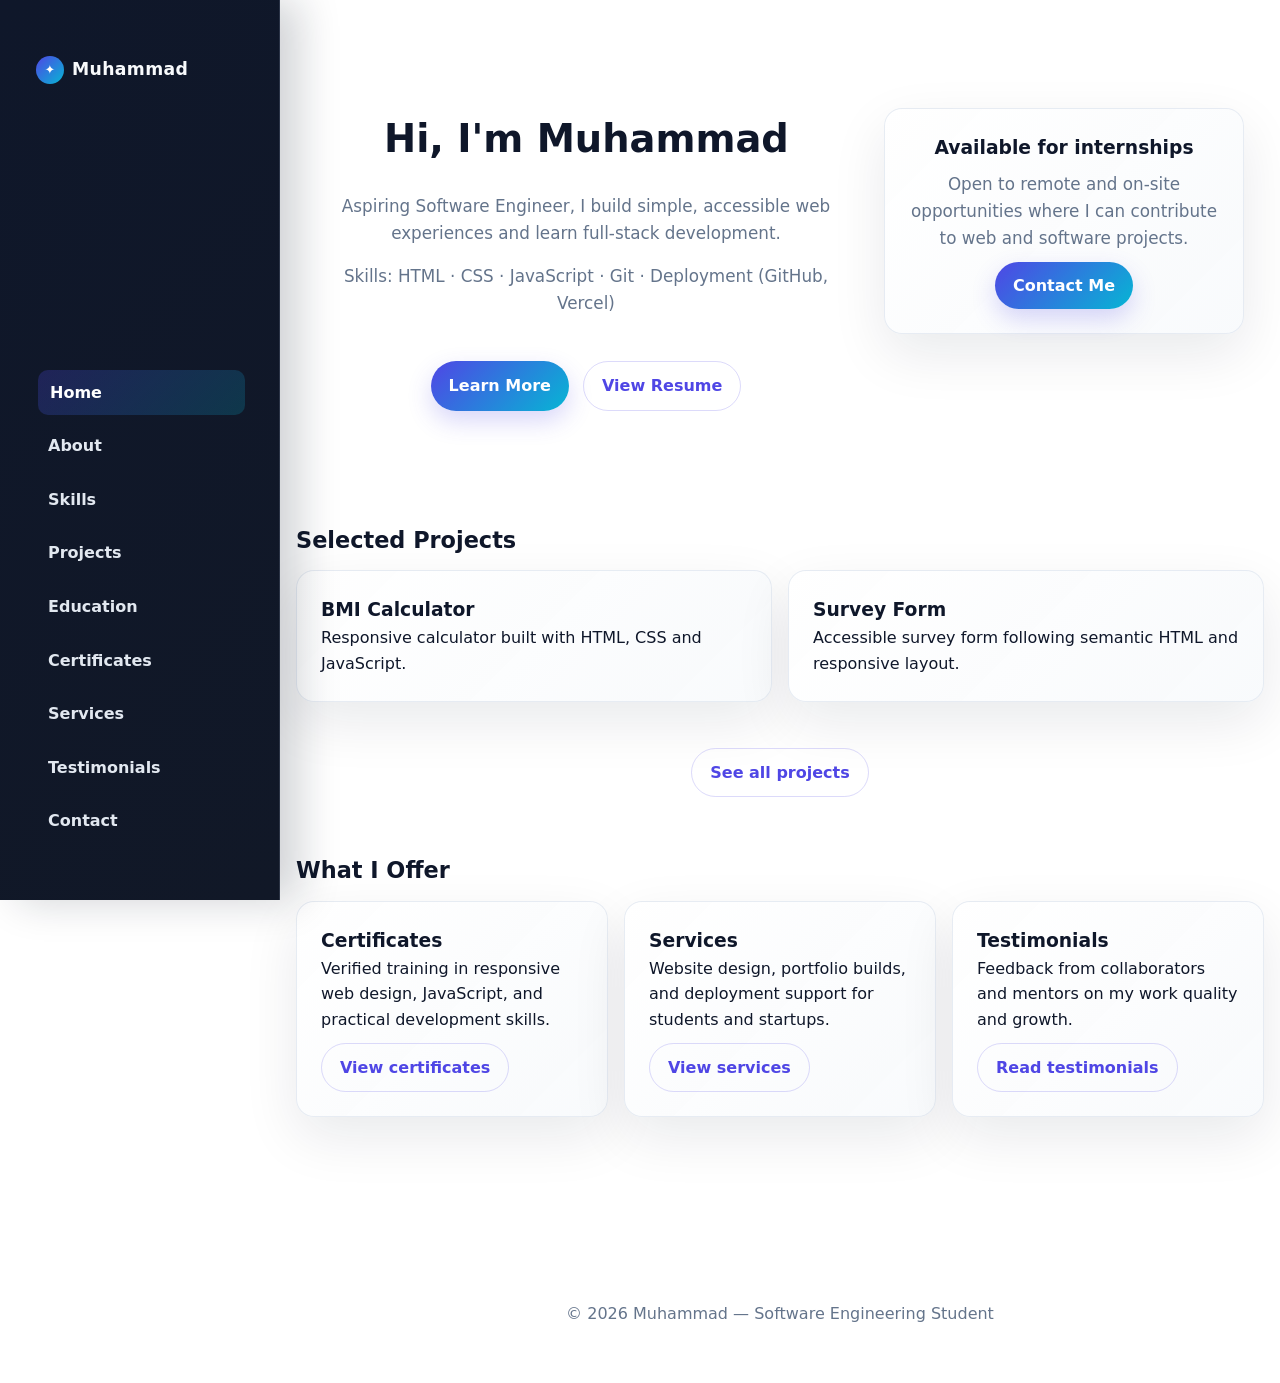
<file: index.html>
<!DOCTYPE html>
<html lang="en">
<head>
	<meta charset="utf-8">
	<meta name="viewport" content="width=device-width,initial-scale=1">
	<meta name="description" content="Muhammad — Software Engineering student. Portfolio showcasing skills, projects, and contact info.">
	<title>Muhammad — Software Engineering Student</title>
	<link rel="stylesheet" href="style.css">
	<link rel="icon" href="/favicon.ico">
	</head>
<body class="home">

<header>
	<div class="container nav-container">
		<div class="brand">
			<a href="index.html">Muhammad</a>
		</div>
		<nav>
			<a href="index.html">Home</a>
			<a href="about.html">About</a>
			<a href="skills.html">Skills</a>
			<a href="projects.html">Projects</a>
			<a href="education.html">Education</a>
			<a href="certificate.html">Certificates</a>
			<a href="services.html">Services</a>
			<a href="testimonial.html">Testimonials</a>
			<a href="contact.html">Contact</a>
		</nav>
	</div>
</header>

<main>
	<section class="hero">
		<div class="container hero-grid">
			<div class="hero-content">
				<h1>Hi, I'm Muhammad</h1>
				<p class="lead">Aspiring Software Engineer, I build simple, accessible web experiences and learn full-stack development.</p>
				<p class="muted">Skills: HTML · CSS · JavaScript · Git · Deployment (GitHub, Vercel)</p>
				<div class="hero-cta">
					<a class="btn" href="about.html">Learn More</a>
					<a class="btn outline" href="resume.html">View Resume</a>
				</div>
			</div>
			<div class="hero-card card">
				<h3>Available for internships</h3>
				<p>Open to remote and on-site opportunities where I can contribute to web and software projects.</p>
				<a class="btn" href="contact.html">Contact Me</a>
			</div>
		</div>
	</section>

	<section class="container">
		<h2 class="section-title">Selected Projects</h2>
		<div class="projects-grid">
			<div class="card">
				<h3>BMI Calculator</h3>
				<p>Responsive calculator built with HTML, CSS and JavaScript.</p>
			</div>
			<div class="card">
				<h3>Survey Form</h3>
				<p>Accessible survey form following semantic HTML and responsive layout.</p>
			</div>
		</div>
		<div style="text-align:center;margin-top:16px;"><a class="btn outline" href="projects.html">See all projects</a></div>
	</section>

	<section class="container">
		<h2 class="section-title">What I Offer</h2>
		<div class="projects-grid">
			<div class="card">
				<h3>Certificates</h3>
				<p>Verified training in responsive web design, JavaScript, and practical development skills.</p>
				<a class="btn outline" href="certificate.html">View certificates</a>
			</div>
			<div class="card">
				<h3>Services</h3>
				<p>Website design, portfolio builds, and deployment support for students and startups.</p>
				<a class="btn outline" href="services.html">View services</a>
			</div>
			<div class="card">
				<h3>Testimonials</h3>
				<p>Feedback from collaborators and mentors on my work quality and growth.</p>
				<a class="btn outline" href="testimonial.html">Read testimonials</a>
			</div>
		</div>
	</section>
</main>

<footer>
	<div class="container">
		<p>© 2026 Muhammad — Software Engineering Student</p>
	</div>
</footer>

<script src="script.js"></script>
</body>
</html>
</file>
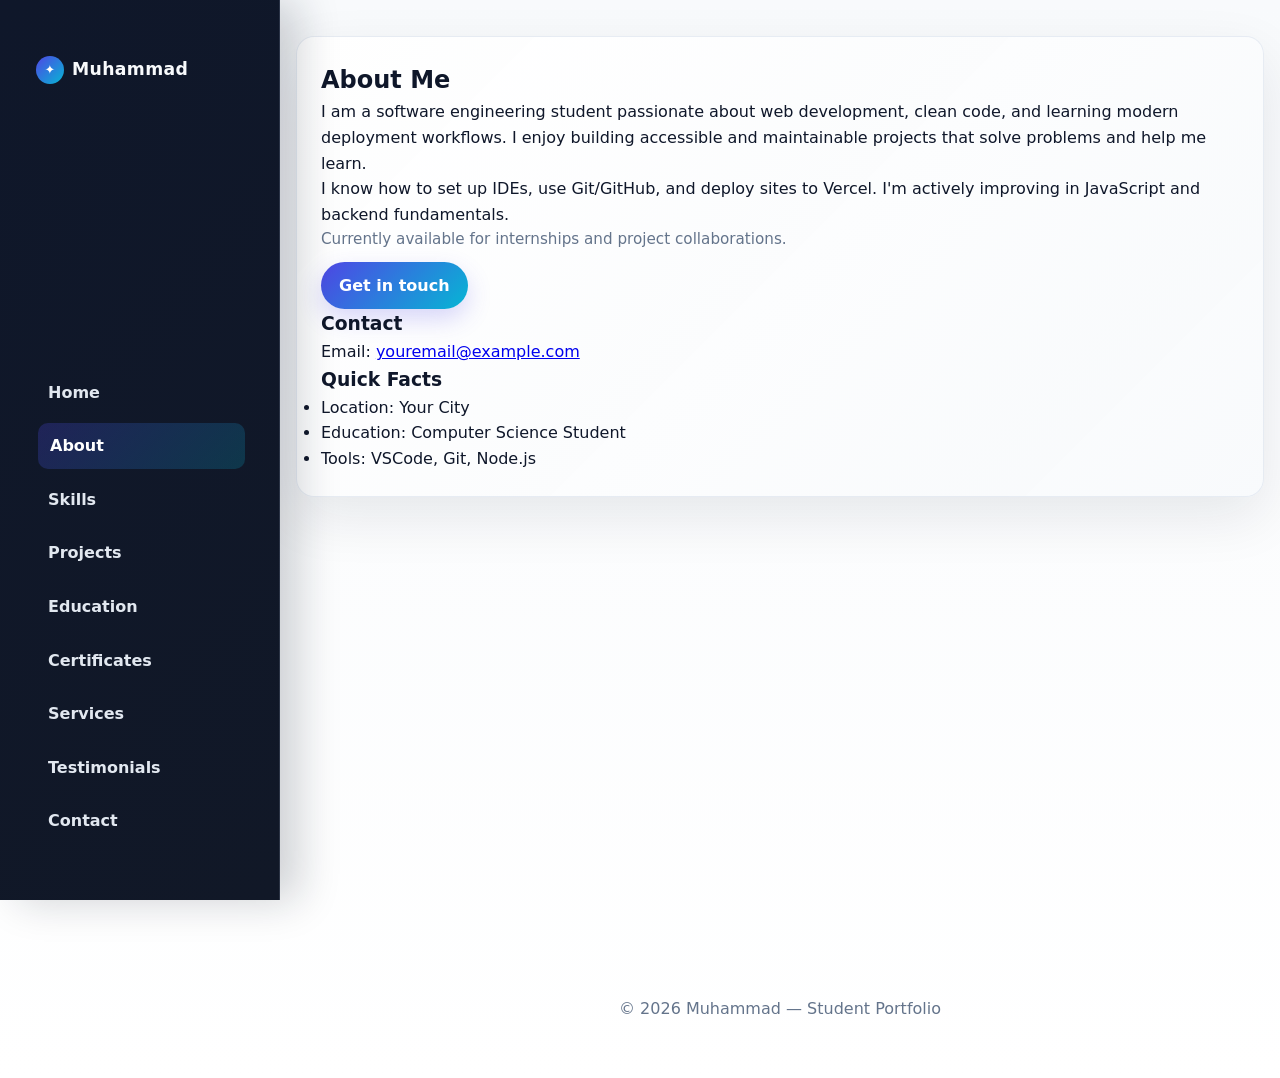
<file: about.html>
<!DOCTYPE html>
<html lang="en">
<head>
	<meta charset="utf-8">
	<meta name="viewport" content="width=device-width,initial-scale=1">
	<title>About — Muhammad</title>
	<link rel="stylesheet" href="style.css">
</head>
<body>

<header>
	<div class="container nav-container">
		<div class="brand"><a href="index.html">Muhammad</a></div>
		<nav>
			<a href="index.html">Home</a>
			<a href="about.html">About</a>
			<a href="skills.html">Skills</a>
			<a href="projects.html">Projects</a>
			<a href="education.html">Education</a>
			<a href="certificate.html">Certificates</a>
			<a href="services.html">Services</a>
			<a href="testimonial.html">Testimonials</a>
			<a href="contact.html">Contact</a>
		</nav>
	</div>
</header>

<main>
	<section class="container">
		<div class="card about-grid">
			<div>
				<h2>About Me</h2>
				<p>I am a software engineering student passionate about web development, clean code, and learning modern deployment workflows. I enjoy building accessible and maintainable projects that solve problems and help me learn.</p>
				<p>I know how to set up IDEs, use Git/GitHub, and deploy sites to Vercel. I'm actively improving in JavaScript and backend fundamentals.</p>
				<p class="muted">Currently available for internships and project collaborations.</p>
				<a class="btn" href="contact.html">Get in touch</a>
			</div>
			<div>
				<h3>Contact</h3>
				<p>Email: <a href="mailto:youremail@example.com">youremail@example.com</a></p>
				<h3>Quick Facts</h3>
				<ul>
					<li>Location: Your City</li>
					<li>Education: Computer Science Student</li>
					<li>Tools: VSCode, Git, Node.js</li>
				</ul>
			</div>
		</div>
	</section>
</main>

<footer>
	<div class="container">
		<p>© 2026 Muhammad — Student Portfolio</p>
	</div>
</footer>

<script src="script.js"></script>
</body>
</html>
</file>
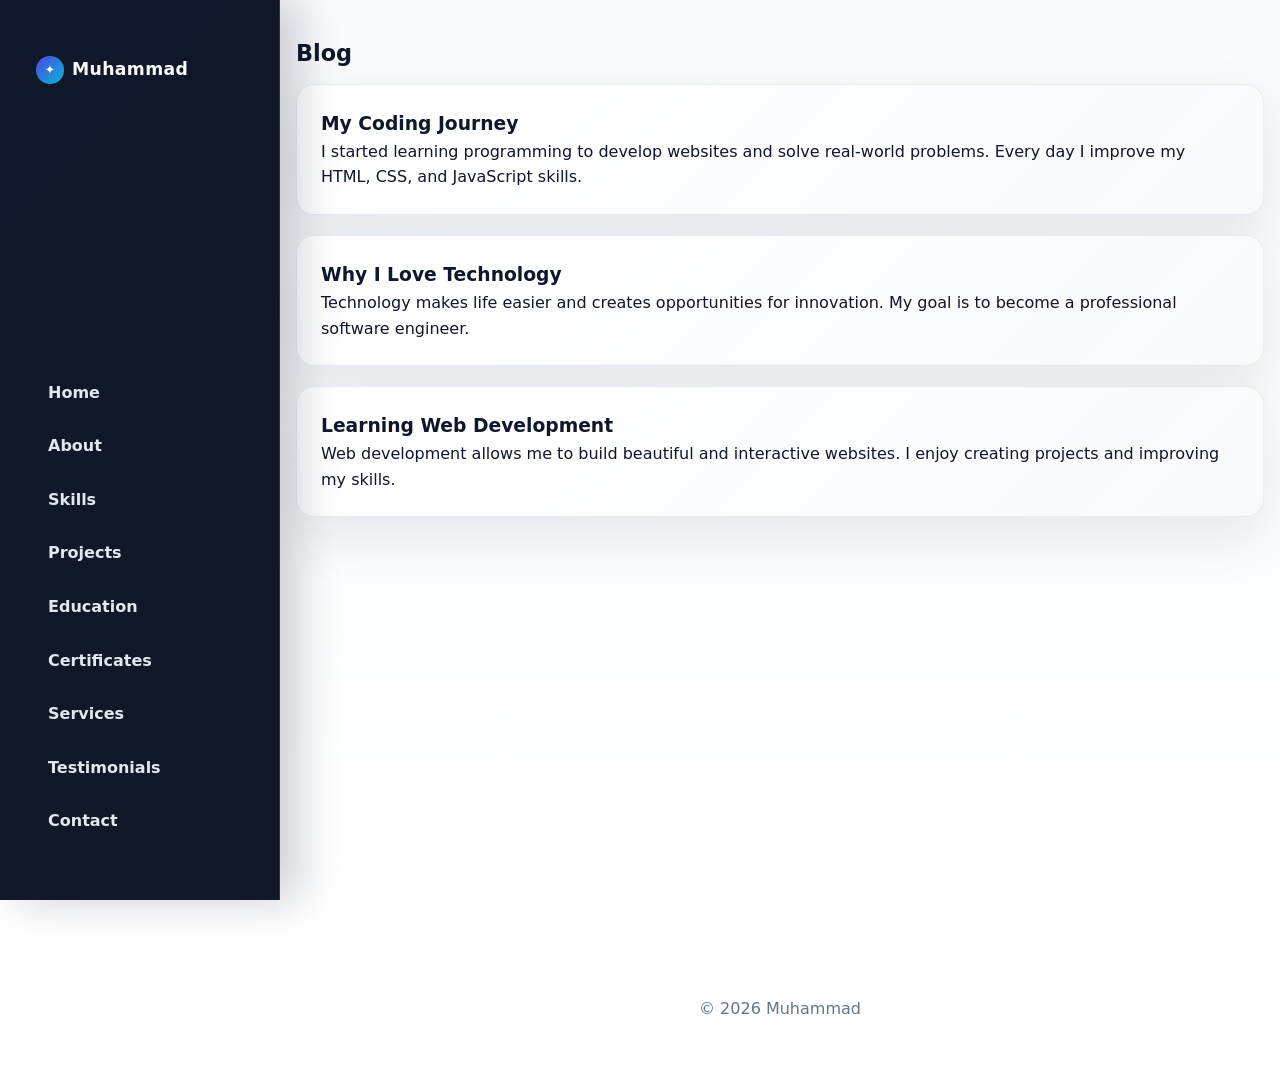
<file: blog.html>
<!DOCTYPE html>
<html lang="en">
<head>
    <meta charset="UTF-8">
    <meta name="viewport" content="width=device-width, initial-scale=1.0">
    <title>Blog — Muhammad</title>
    <link rel="stylesheet" href="style.css">
    <meta name="description" content="Blog posts about learning and projects by Muhammad.">
</head>
<body>
<header>
    <div class="container nav-container">
        <div class="brand"><a href="index.html">Muhammad</a></div>
        <nav>
            <a href="index.html">Home</a>
            <a href="about.html">About</a>
            <a href="skills.html">Skills</a>
            <a href="projects.html">Projects</a>
            <a href="education.html">Education</a>
            <a href="certificate.html">Certificates</a>
            <a href="services.html">Services</a>
            <a href="testimonial.html">Testimonials</a>
            <a href="contact.html">Contact</a>
        </nav>
    </div>
</header>

<main>
    <section class="container">
        <h2 class="section-title">Blog</h2>
        <div class="card">
            <h3>My Coding Journey</h3>
            <p>I started learning programming to develop websites and solve real-world problems. Every day I improve my HTML, CSS, and JavaScript skills.</p>
        </div>

        <div class="card">
            <h3>Why I Love Technology</h3>
            <p>Technology makes life easier and creates opportunities for innovation. My goal is to become a professional software engineer.</p>
        </div>

        <div class="card">
            <h3>Learning Web Development</h3>
            <p>Web development allows me to build beautiful and interactive websites. I enjoy creating projects and improving my skills.</p>
        </div>
    </section>
</main>

<footer>
    <div class="container">
        <p>© 2026 Muhammad</p>
    </div>
</footer>

<script src="script.js"></script>
</body>
</html>
</file>
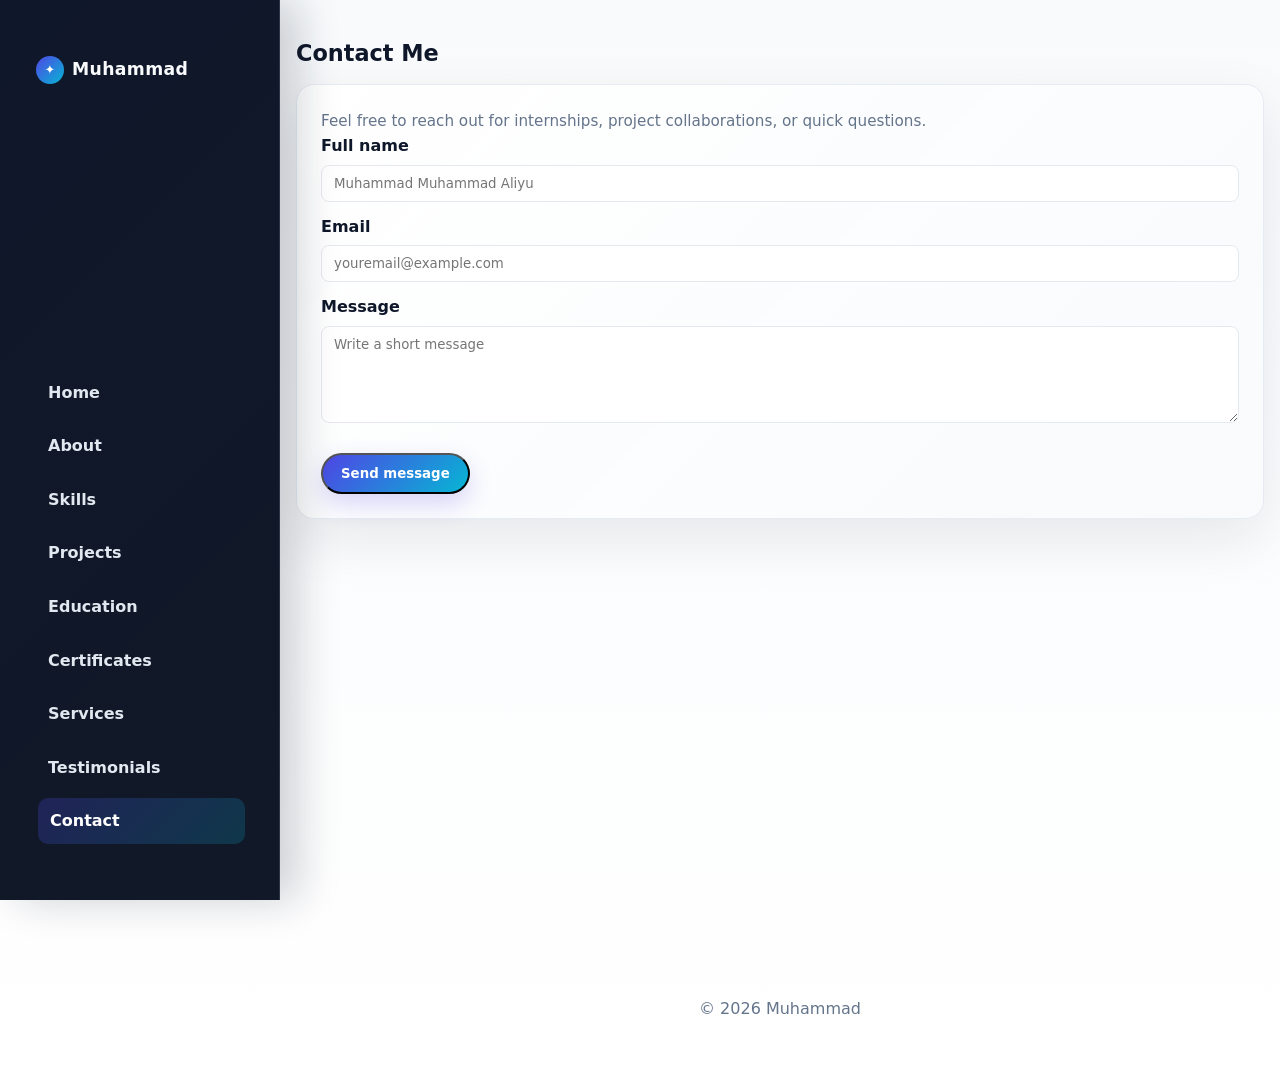
<file: contact.html>
<!DOCTYPE html>
<html lang="en">
<head>
	<meta charset="utf-8">
	<meta name="viewport" content="width=device-width,initial-scale=1">
	<title>Contact — Muhammad</title>
	<link rel="stylesheet" href="style.css">
	<meta name="description" content="Contact Muhammad for internships, collaborations, or questions about projects and deployments.">
</head>
<body>
<header>
	<div class="container nav-container">
		<div class="brand"><a href="index.html">Muhammad</a></div>
		<nav>
			<a href="index.html">Home</a>
			<a href="about.html">About</a>
			<a href="skills.html">Skills</a>
			<a href="projects.html">Projects</a>
			<a href="education.html">Education</a>
			<a href="certificate.html">Certificates</a>
			<a href="services.html">Services</a>
			<a href="testimonial.html">Testimonials</a>
			<a href="contact.html">Contact</a>
		</nav>
	</div>
</header>

<main>
	<section class="container">
		<h2 class="section-title">Contact Me</h2>
		<div class="card">
			<p class="muted">Feel free to reach out for internships, project collaborations, or quick questions.</p>
			<form action="#" method="post" aria-label="Contact form">
				<div style="margin-bottom:12px">
					<label for="name">Full name</label>
					<input id="name" name="name" type="text" placeholder="Muhammad Muhammad Aliyu" required>
				</div>

				<div style="margin-bottom:12px">
					<label for="email">Email</label>
					<input id="email" name="email" type="email" placeholder="youremail@example.com" required>
				</div>

				<div style="margin-bottom:12px">
					<label for="message">Message</label>
					<textarea id="message" name="message" rows="5" placeholder="Write a short message" required></textarea>
				</div>

				<button class="btn" type="submit">Send message</button>
			</form>
		</div>
	</section>
</main>

<footer>
	<div class="container">
		<p>© 2026 Muhammad</p>
	</div>
</footer>

<script src="script.js"></script>
</body>
</html>
</file>
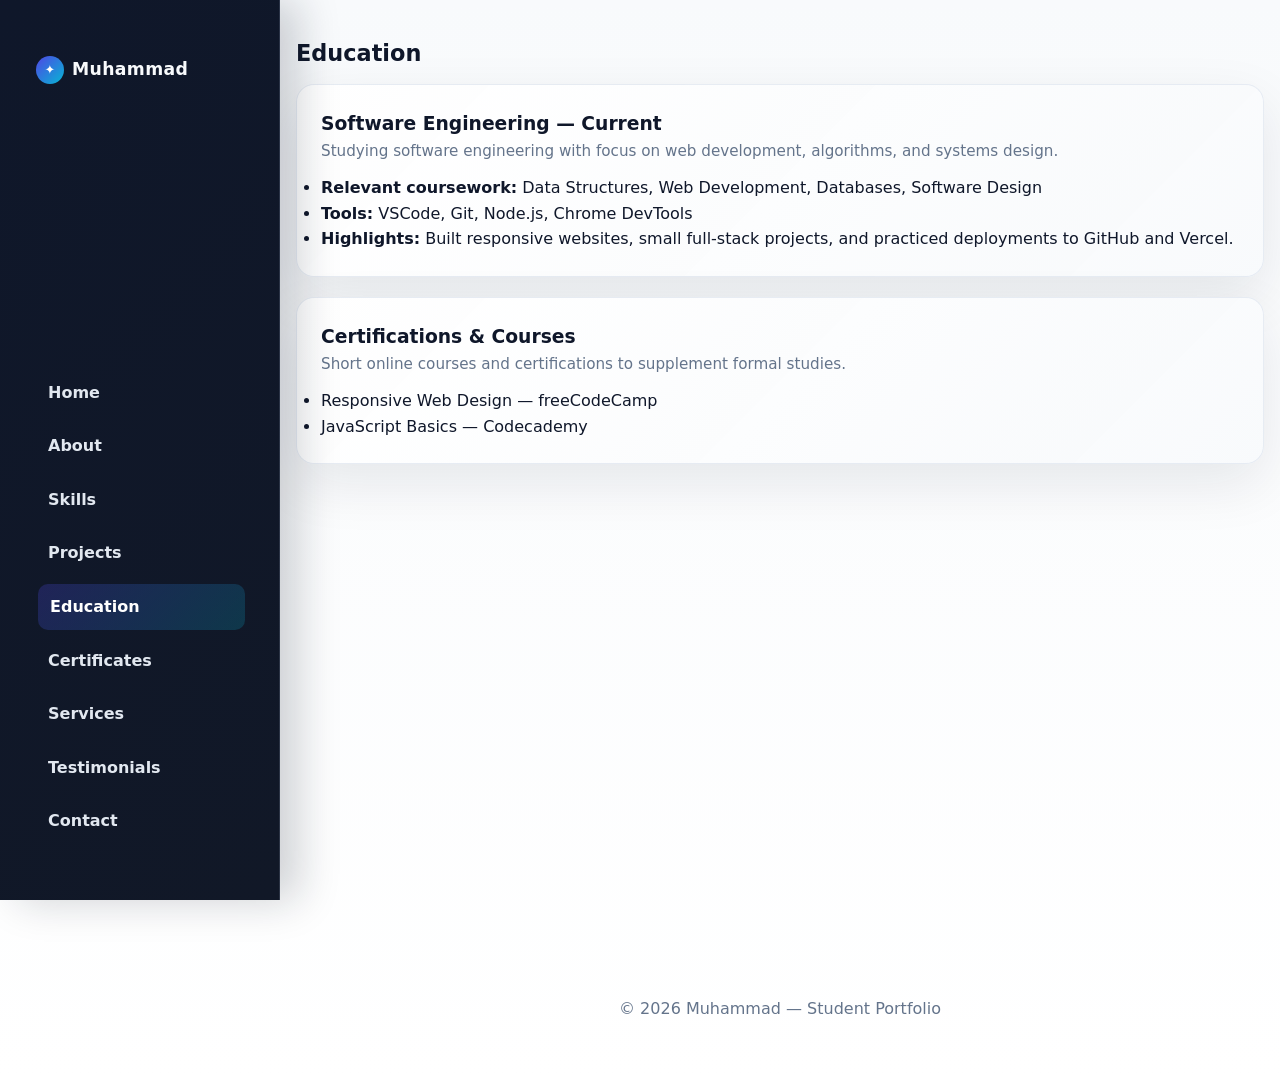
<file: education.html>
<!DOCTYPE html>
<html lang="en">
<head>
		<meta charset="utf-8">
		<meta name="viewport" content="width=device-width,initial-scale=1">
		<title>Education — Muhammad</title>
		<link rel="stylesheet" href="style.css">
		<meta name="description" content="Education and coursework for Muhammad, Software Engineering student.">
	</head>
<body>
<header>
	<div class="container nav-container">
		<div class="brand"><a href="index.html">Muhammad</a></div>
		<nav>
			<a href="index.html">Home</a>
			<a href="about.html">About</a>
			<a href="skills.html">Skills</a>
			<a href="projects.html">Projects</a>
			<a href="education.html">Education</a>
			<a href="certificate.html">Certificates</a>
			<a href="services.html">Services</a>
			<a href="testimonial.html">Testimonials</a>
			<a href="contact.html">Contact</a>
		</nav>
	</div>
</header>

<main>
	<section class="container">
		<h2 class="section-title">Education</h2>

		<div class="card">
			<h3>Software Engineering — Current</h3>
			<p class="muted">Studying software engineering with focus on web development, algorithms, and systems design.</p>
			<ul style="margin-top:12px;line-height:1.6">
				<li><strong>Relevant coursework:</strong> Data Structures, Web Development, Databases, Software Design</li>
				<li><strong>Tools:</strong> VSCode, Git, Node.js, Chrome DevTools</li>
				<li><strong>Highlights:</strong> Built responsive websites, small full-stack projects, and practiced deployments to GitHub and Vercel.</li>
			</ul>
		</div>

		<div class="card">
			<h3>Certifications & Courses</h3>
			<p class="muted">Short online courses and certifications to supplement formal studies.</p>
			<ul style="margin-top:12px;line-height:1.6">
				<li>Responsive Web Design — freeCodeCamp</li>
				<li>JavaScript Basics — Codecademy</li>
			</ul>
		</div>
	</section>
</main>

<footer>
	<div class="container">
		<p>© 2026 Muhammad — Student Portfolio</p>
	</div>
</footer>

<script src="script.js"></script>
</body>
</html>
</file>
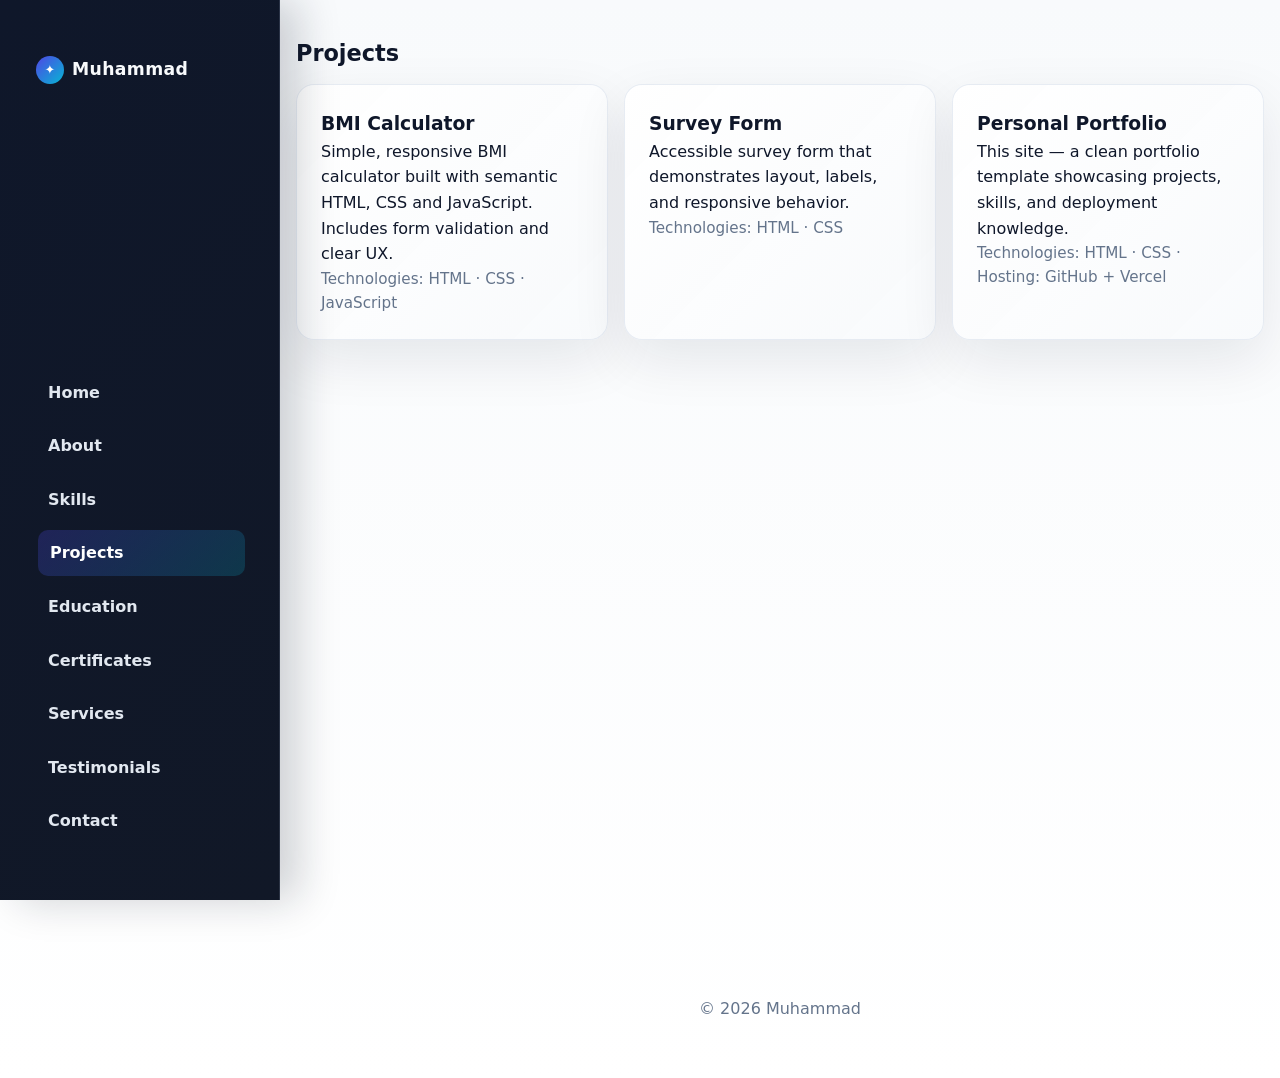
<file: projects.html>
<!DOCTYPE html>
<html lang="en">
<head>
  <meta charset="utf-8">
  <meta name="viewport" content="width=device-width,initial-scale=1">
  <title>Projects — Muhammad</title>
  <link rel="stylesheet" href="style.css">
</head>
<body>
<header>
  <div class="container nav-container">
    <div class="brand"><a href="index.html">Muhammad</a></div>
    <nav>
      <a href="index.html">Home</a>
      <a href="about.html">About</a>
      <a href="skills.html">Skills</a>
      <a href="projects.html">Projects</a>
      <a href="education.html">Education</a>
      <a href="certificate.html">Certificates</a>
      <a href="services.html">Services</a>
      <a href="testimonial.html">Testimonials</a>
      <a href="contact.html">Contact</a>
    </nav>
  </div>
</header>

<main>
  <section class="container">
    <h2 class="section-title">Projects</h2>
    <div class="projects-grid">
      <article class="card">
        <h3>BMI Calculator</h3>
        <p>Simple, responsive BMI calculator built with semantic HTML, CSS and JavaScript. Includes form validation and clear UX.</p>
        <p class="muted">Technologies: HTML · CSS · JavaScript</p>
      </article>

      <article class="card">
        <h3>Survey Form</h3>
        <p>Accessible survey form that demonstrates layout, labels, and responsive behavior.</p>
        <p class="muted">Technologies: HTML · CSS</p>
      </article>

      <article class="card">
        <h3>Personal Portfolio</h3>
        <p>This site — a clean portfolio template showcasing projects, skills, and deployment knowledge.</p>
        <p class="muted">Technologies: HTML · CSS · Hosting: GitHub + Vercel</p>
      </article>
    </div>
  </section>
</main>

<footer>
  <div class="container">
    <p>© 2026 Muhammad</p>
  </div>
</footer>

<script src="script.js"></script>
</body>
</html>
</file>
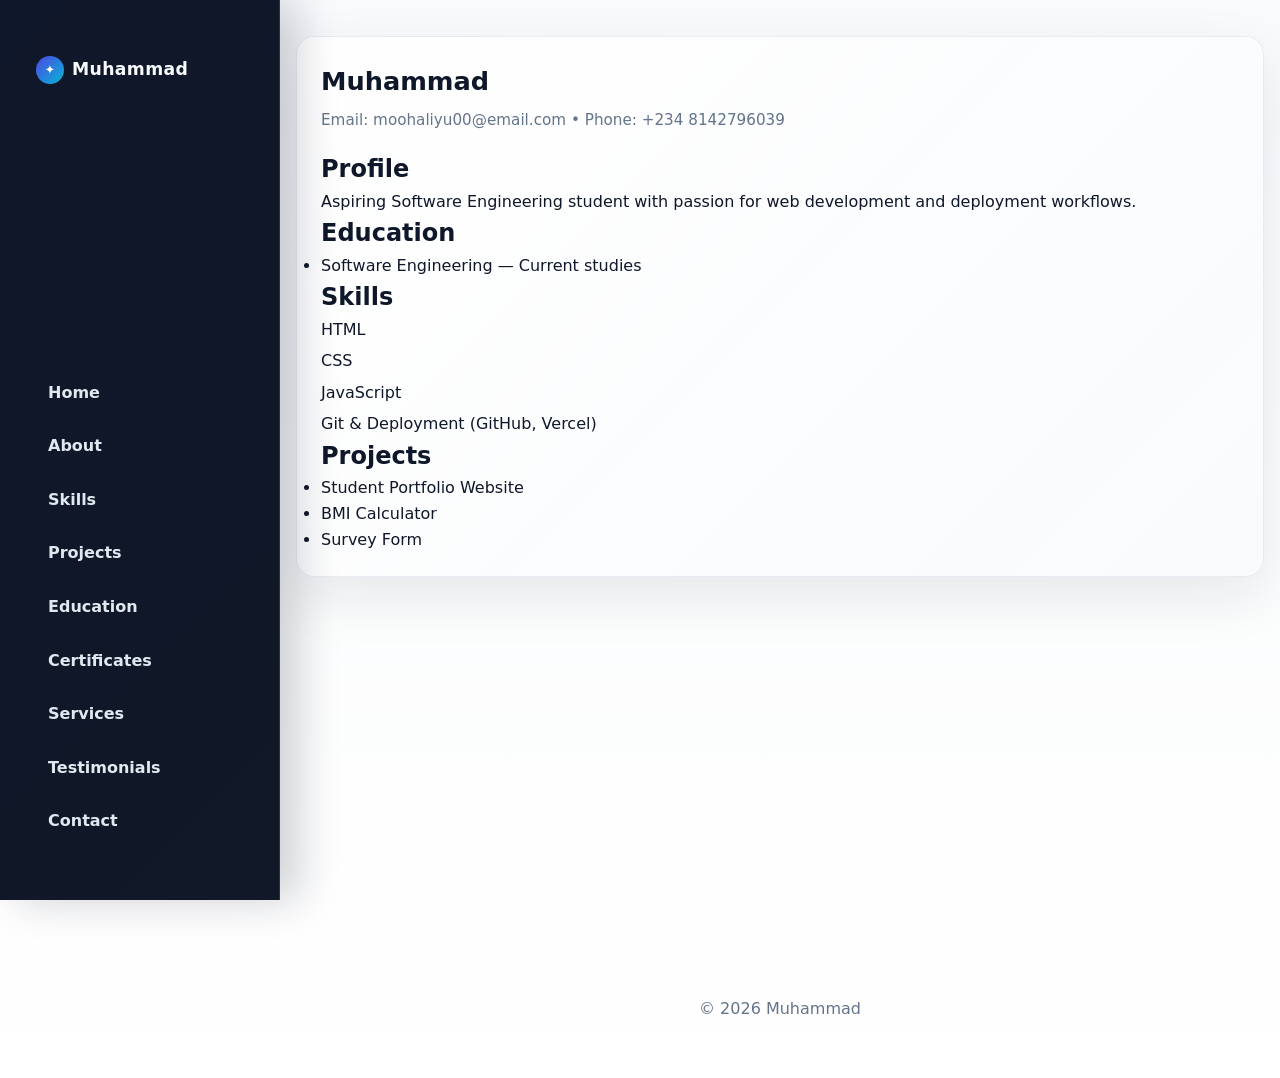
<file: resume.html>
<!DOCTYPE html>
<html lang="en">
<head>
    <meta charset="UTF-8">
    <meta name="viewport" content="width=device-width, initial-scale=1.0">
    <title>My Resume — Muhammad</title>
    <link rel="stylesheet" href="style.css">
    <meta name="description" content="Resume for Muhammad — skills, education, and projects.">
</head>
<body>
<header>
    <div class="container nav-container">
        <div class="brand"><a href="index.html">Muhammad</a></div>
        <nav>
            <a href="index.html">Home</a>
            <a href="about.html">About</a>
            <a href="skills.html">Skills</a>
            <a href="projects.html">Projects</a>
            <a href="education.html">Education</a>
            <a href="certificate.html">Certificates</a>
            <a href="services.html">Services</a>
            <a href="testimonial.html">Testimonials</a>
            <a href="contact.html">Contact</a>
        </nav>
    </div>
</header>

<main>
    <section class="container">
        <div class="card">
            <h1 style="font-size:1.6rem;margin-bottom:6px">Muhammad</h1>
            <p class="muted">Email: moohaliyu00@email.com • Phone: +234 8142796039</p>

            <h2 style="margin-top:18px">Profile</h2>
            <p>Aspiring Software Engineering student with passion for web development and deployment workflows.</p>

            <h2>Education</h2>
            <ul>
                <li>Software Engineering — Current studies</li>
            </ul>

            <h2>Skills</h2>
            <ul class="skills-list">
                <li>HTML</li>
                <li>CSS</li>
                <li>JavaScript</li>
                <li>Git & Deployment (GitHub, Vercel)</li>
            </ul>

            <h2>Projects</h2>
            <ul>
                <li>Student Portfolio Website</li>
                <li>BMI Calculator</li>
                <li>Survey Form</li>
            </ul>
        </div>
    </section>
</main>

<footer>
    <div class="container">
        <p>© 2026 Muhammad</p>
    </div>
</footer>

<script src="script.js"></script>
</body>
</html>
</file>
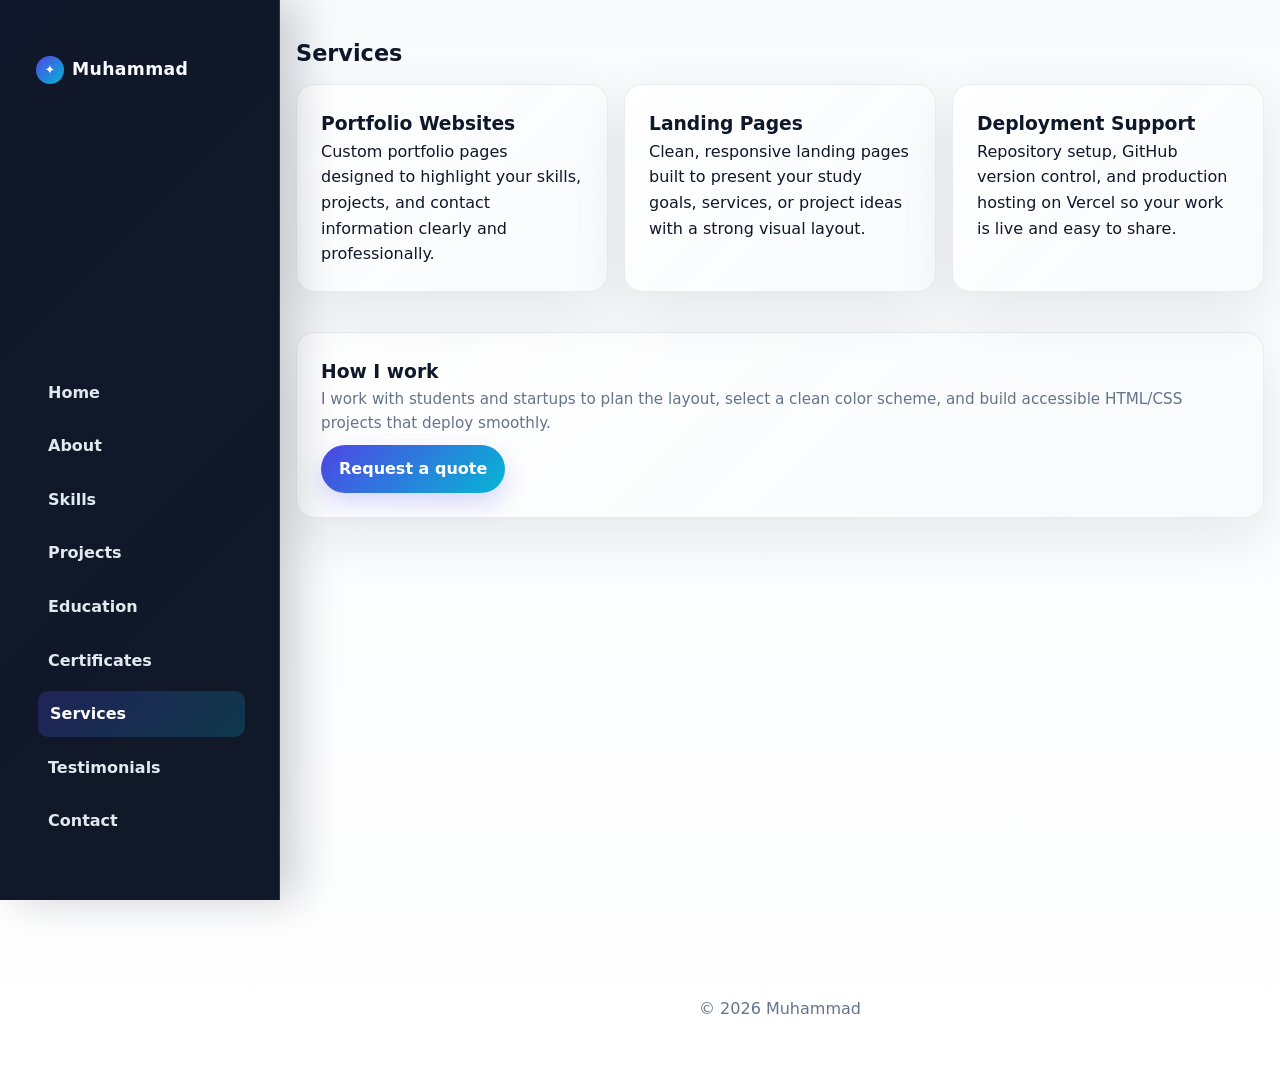
<file: services.html>
<!DOCTYPE html>
<html lang="en">
<head>
  <meta charset="UTF-8">
  <meta name="viewport" content="width=device-width, initial-scale=1.0">
  <title>Services — Muhammad</title>
  <link rel="stylesheet" href="style.css">
  <meta name="description" content="Professional services offered by Muhammad, including websites, portfolios, and deployment support.">
</head>
<body>
<header>
  <div class="container nav-container">
    <div class="brand"><a href="index.html">Muhammad</a></div>
    <nav>
      <a href="index.html">Home</a>
      <a href="about.html">About</a>
      <a href="skills.html">Skills</a>
      <a href="projects.html">Projects</a>
      <a href="education.html">Education</a>
      <a href="certificate.html">Certificates</a>
      <a href="services.html">Services</a>
      <a href="testimonial.html">Testimonials</a>
      <a href="contact.html">Contact</a>
    </nav>
  </div>
</header>
<main>
  <section class="container">
    <h2 class="section-title">Services</h2>
    <div class="projects-grid">
      <div class="card">
        <h3>Portfolio Websites</h3>
        <p>Custom portfolio pages designed to highlight your skills, projects, and contact information clearly and professionally.</p>
      </div>
      <div class="card">
        <h3>Landing Pages</h3>
        <p>Clean, responsive landing pages built to present your study goals, services, or project ideas with a strong visual layout.</p>
      </div>
      <div class="card">
        <h3>Deployment Support</h3>
        <p>Repository setup, GitHub version control, and production hosting on Vercel so your work is live and easy to share.</p>
      </div>
    </div>
    <div class="card" style="margin-top:20px;">
      <h3>How I work</h3>
      <p class="muted">I work with students and startups to plan the layout, select a clean color scheme, and build accessible HTML/CSS projects that deploy smoothly.</p>
      <a class="btn" href="contact.html">Request a quote</a>
    </div>
  </section>
</main>
<footer>
  <div class="container">
    <p>© 2026 Muhammad</p>
  </div>
</footer>
<script src="script.js"></script>
</body>
</html>
</file>
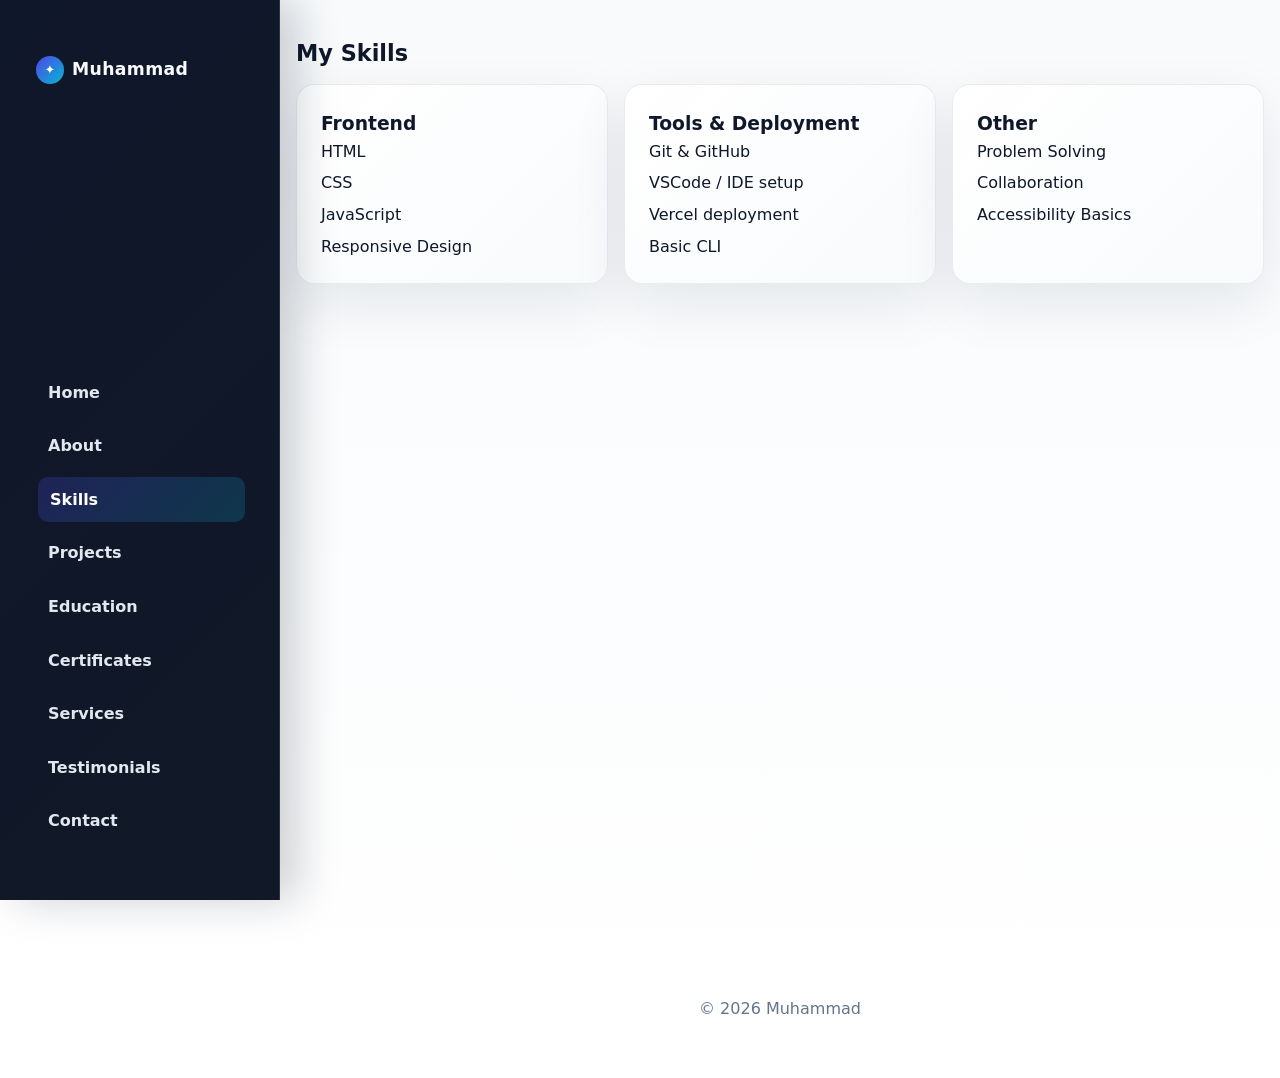
<file: skills.html>
<!DOCTYPE html>
<html lang="en">
<head>
	<meta charset="utf-8">
	<meta name="viewport" content="width=device-width,initial-scale=1">
	<title>Skills — Muhammad</title>
	<link rel="stylesheet" href="style.css">
</head>
<body>
<header>
	<div class="container nav-container">
		<div class="brand"><a href="index.html">Muhammad</a></div>
		<nav>
			<a href="index.html">Home</a>
			<a href="about.html">About</a>
			<a href="skills.html">Skills</a>
			<a href="projects.html">Projects</a>
			<a href="education.html">Education</a>
			<a href="certificate.html">Certificates</a>
			<a href="services.html">Services</a>
			<a href="testimonial.html">Testimonials</a>
			<a href="contact.html">Contact</a>
		</nav>
	</div>
</header>

<main>
	<section class="container">
		<h2 class="section-title">My Skills</h2>
		<div class="skills-grid">
			<div class="card">
				<h3>Frontend</h3>
				<ul class="skills-list">
					<li>HTML</li>
					<li>CSS</li>
					<li>JavaScript</li>
					<li>Responsive Design</li>
				</ul>
			</div>
			<div class="card">
				<h3>Tools & Deployment</h3>
				<ul class="skills-list">
					<li>Git & GitHub</li>
					<li>VSCode / IDE setup</li>
					<li>Vercel deployment</li>
					<li>Basic CLI</li>
				</ul>
			</div>
			<div class="card">
				<h3>Other</h3>
				<ul class="skills-list">
					<li>Problem Solving</li>
					<li>Collaboration</li>
					<li>Accessibility Basics</li>
				</ul>
			</div>
		</div>
	</section>
</main>

<footer>
	<div class="container">
		<p>© 2026 Muhammad</p>
	</div>
</footer>

<script src="script.js"></script>
</body>
</html>
</file>
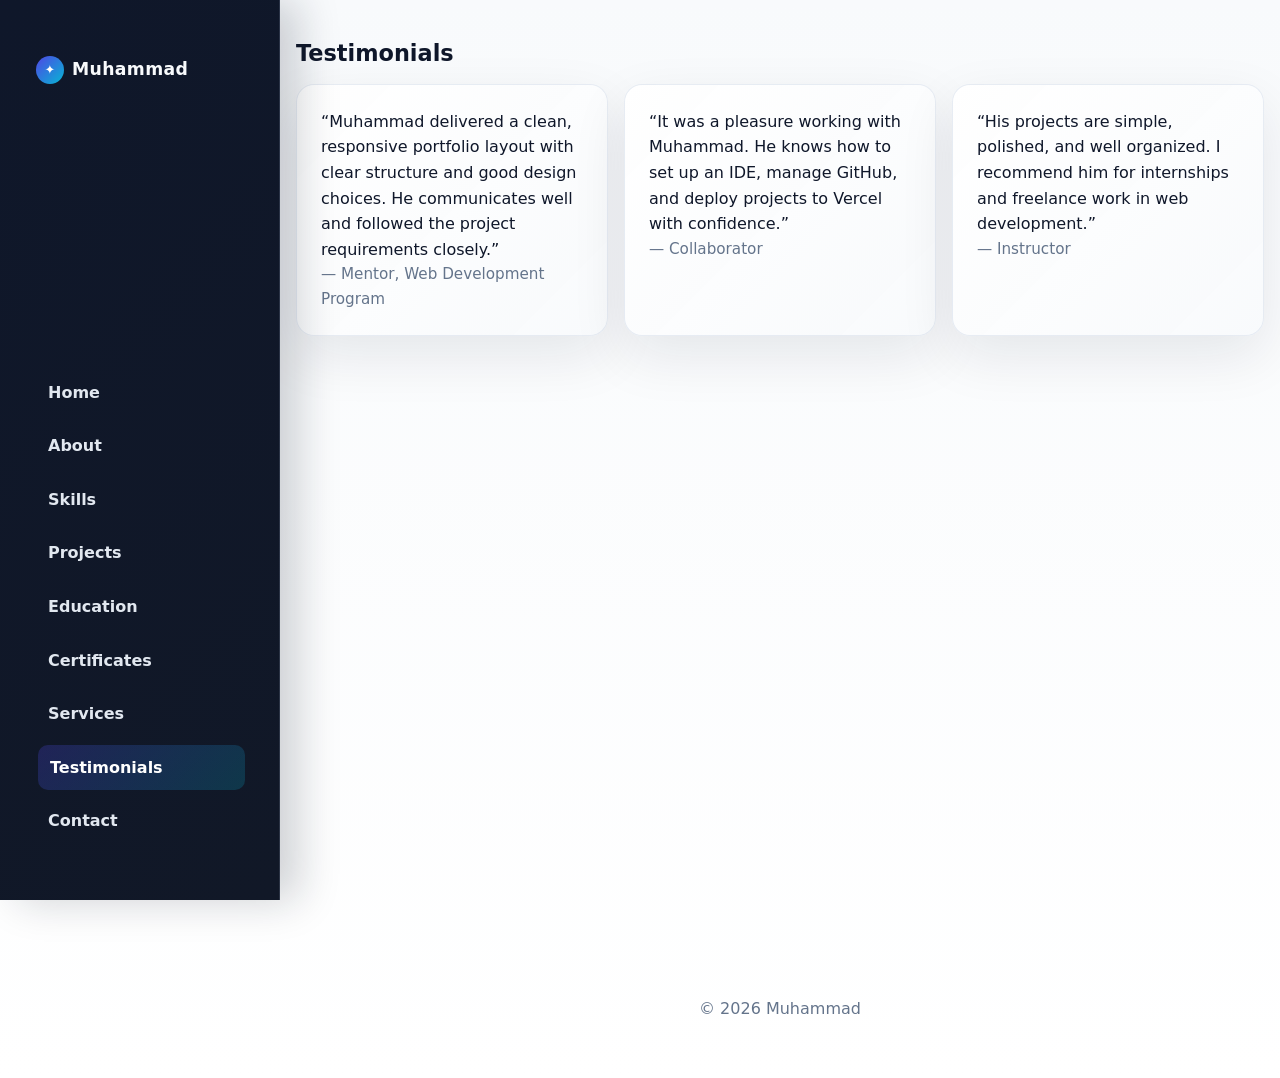
<file: testimonial.html>
<!DOCTYPE html>
<html lang="en">
<head>
  <meta charset="UTF-8">
  <meta name="viewport" content="width=device-width, initial-scale=1.0">
  <title>Testimonials — Muhammad</title>
  <link rel="stylesheet" href="style.css">
  <meta name="description" content="Testimonials from mentors and collaborators who have worked with Muhammad.">
</head>
<body>
<header>
  <div class="container nav-container">
    <div class="brand"><a href="index.html">Muhammad</a></div>
    <nav>
      <a href="index.html">Home</a>
      <a href="about.html">About</a>
      <a href="skills.html">Skills</a>
      <a href="projects.html">Projects</a>
      <a href="education.html">Education</a>
      <a href="certificate.html">Certificates</a>
      <a href="services.html">Services</a>
      <a href="testimonial.html">Testimonials</a>
      <a href="contact.html">Contact</a>
    </nav>
  </div>
</header>
<main>
  <section class="container">
    <h2 class="section-title">Testimonials</h2>
    <div class="projects-grid">
      <div class="card">
        <p>“Muhammad delivered a clean, responsive portfolio layout with clear structure and good design choices. He communicates well and followed the project requirements closely.”</p>
        <p class="muted">— Mentor, Web Development Program</p>
      </div>
      <div class="card">
        <p>“It was a pleasure working with Muhammad. He knows how to set up an IDE, manage GitHub, and deploy projects to Vercel with confidence.”</p>
        <p class="muted">— Collaborator</p>
      </div>
      <div class="card">
        <p>“His projects are simple, polished, and well organized. I recommend him for internships and freelance work in web development.”</p>
        <p class="muted">— Instructor</p>
      </div>
    </div>
  </section>
</main>
<footer>
  <div class="container">
    <p>© 2026 Muhammad</p>
  </div>
</footer>
<script src="script.js"></script>
</body>
</html>
</file>
<file: style.css>
*:root{
    --brand:#4f46e5;
    --brand-dark:#3730a3;
    --accent:#06b6d4;
    --text:#0f172a;
    --muted:#64748b;
    --bg:#f8fafc;
    --card:#ffffff;
    --border:#e2e8f0;
    --shadow:0 20px 55px rgba(15, 23, 42, 0.09);
}

*{
    margin:0;
    padding:0;
    box-sizing:border-box;
    font-family:Inter, system-ui, -apple-system, "Segoe UI", Roboto, "Helvetica Neue", Arial, sans-serif;
}

html{
    scroll-behavior:smooth;
}

body{
    background:linear-gradient(180deg,#f8fafc 0%,#ffffff 100%);
    color:var(--text);
    line-height:1.6;
    padding-left:280px;
}

body.home{
    background:#ffffff;
    color:var(--text);
}

@keyframes bg-to-black{
    from{background:#ffffff}
    to{background:#000000}
}

@keyframes name-entrance{
    from{
        opacity:0;
        transform:translateY(20px) scale(0.96);
    }
    to{
        opacity:1;
        transform:translateY(0) scale(1);
    }
}

header{
    position:fixed;
    top:0;
    left:0;
    bottom:0;
    width:280px;
    z-index:1000;
    background:linear-gradient(135deg,#0f172a 0%,#111827 100%);
    color:#f8fafc;
    padding:28px 20px;
    border-right:1px solid rgba(148,163,184,0.2);
    box-shadow:18px 0 40px rgba(15, 23, 42, 0.2);
}

.nav-container{
    display:flex;
    flex-direction:column;
    align-items:flex-start;
    justify-content:space-between;
    gap:20px;
    height:100%;
}

.brand a{
    display:inline-flex;
    align-items:center;
    gap:8px;
    font-weight:700;
    color:#f8fafc;
    text-decoration:none;
    font-size:1.08rem;
    letter-spacing:0.02em;
}

.brand a::before{
    content:"✦";
    display:inline-grid;
    place-items:center;
    width:28px;
    height:28px;
    border-radius:50%;
    background:linear-gradient(135deg,var(--brand),var(--accent));
    color:#fff;
    font-size:0.8rem;
}

.nav-toggle{
    display:none;
    flex-direction:column;
    justify-content:center;
    gap:4px;
    border:1px solid rgba(148, 163, 184, 0.35);
    background:rgba(255,255,255,0.95);
    cursor:pointer;
    padding:10px;
    border-radius:12px;
    box-shadow:0 10px 24px rgba(15, 23, 42, 0.08);
}

.nav-toggle-bar{
    width:20px;
    height:2px;
    background:var(--text);
    border-radius:999px;
    transition:transform 0.2s ease, opacity 0.2s ease;
}

.nav-links{
    display:flex;
    flex-direction:column;
    gap:8px;
    align-items:stretch;
    justify-content:flex-start;
    width:100%;
}

.nav-links a{
    color:#e2e8f0;
    text-decoration:none;
    font-weight:600;
    padding:10px 12px;
    border-radius:10px;
    transition:background-color 0.2s ease, color 0.2s ease, transform 0.2s ease;
}

.nav-links a:hover,
.nav-links a:focus-visible,
.nav-links a.active{
    background:linear-gradient(135deg,rgba(79,70,229,0.25),rgba(6,182,212,0.2));
    color:#ffffff;
    transform:translateX(2px);
    outline:none;
}

.hero{
    text-align:center;
    padding:72px 20px 56px;
}

.hero h1{
    font-size:2.4rem;
    margin-bottom:8px;
    opacity:0;
    animation:name-entrance 1.1s ease-out forwards;
}

.hero p{
    font-size:1.05rem;
    color:var(--muted);
}

.hero-content{
    display:flex;
    flex-direction:column;
    align-items:center;
    gap:16px;
}

.hero-cta{
    display:inline-flex;
    flex-wrap:wrap;
    justify-content:center;
    gap:14px;
    margin-top:18px;
}

.hero-card{
    text-align:center;
}

.container{
    width:min(1120px, calc(100% - 2rem));
    margin:auto;
    padding:28px 0;
}

main{
    min-height:100vh;
    padding:8px 0 40px;
}

.skip-link{
    position:absolute;
    left:-999px;
    top:auto;
}

.skip-link:focus{
    left:1rem;
    top:1rem;
    z-index:2000;
    background:#fff;
    color:var(--brand);
    padding:0.75rem 1rem;
    border-radius:999px;
    text-decoration:none;
}

.card{
    background:linear-gradient(135deg,rgba(255,255,255,0.98),rgba(248,250,252,0.97));
    padding:24px;
    border-radius:18px;
    border:1px solid rgba(226,232,240,0.8);
    box-shadow:var(--shadow);
    margin-bottom:20px;
}

footer{
    text-align:center;
    color:var(--muted);
    padding:28px 0;
    margin-top:40px;
}

.btn{
    display:inline-flex;
    align-items:center;
    justify-content:center;
    gap:8px;
    background:linear-gradient(135deg,var(--brand),var(--accent));
    color:white;
    padding:11px 18px;
    border-radius:999px;
    text-decoration:none;
    margin-top:10px;
    font-weight:600;
    box-shadow:0 10px 24px rgba(79, 70, 229, 0.22);
    transition:transform 0.2s ease, box-shadow 0.2s ease;
}

.btn:hover{
    transform:translateY(-2px);
    box-shadow:0 14px 30px rgba(79, 70, 229, 0.26);
}

.outline{
    background:transparent;
    color:var(--brand);
    border:1px solid rgba(79,70,229,0.2);
    box-shadow:none;
}

.hero-grid{
    display:grid;
    grid-template-columns:1.2fr 0.8fr;
    gap:28px;
    align-items:start;
}

.hero-card h3{margin-bottom:8px}

.section-title{font-size:1.4rem;margin-bottom:12px}

.projects-grid{
    display:grid;
    grid-template-columns:repeat(auto-fit,minmax(220px,1fr));
    gap:16px;
}

.skills-grid{display:grid;grid-template-columns:repeat(auto-fit,minmax(220px,1fr));gap:16px}

.muted{color:var(--muted);font-size:0.95rem}

.skills-list{list-style:none;padding-left:0;display:grid;gap:6px}

form input, form textarea{
    width:100%;
    padding:10px 12px;
    border-radius:8px;
    border:1px solid #e6e9ef;
    background:#fff;
}

form label{display:block;margin-bottom:6px;font-weight:600}

form .row{display:grid;grid-template-columns:1fr 1fr;gap:12px}

@media (max-width:900px){
    body{padding-left:0}

    .nav-toggle{display:flex}

    header{
        position:sticky;
        top:0;
        left:auto;
        bottom:auto;
        width:100%;
        padding:14px 16px;
        border-right:0;
        border-bottom:1px solid rgba(148,163,184,0.2);
        background:rgba(255,255,255,0.92);
        backdrop-filter:blur(14px);
        box-shadow:0 10px 32px rgba(15, 23, 42, 0.08);
    }

    .nav-container{
        position:relative;
        flex-direction:row;
        align-items:center;
        height:auto;
    }

    .brand a{color:var(--text)}
    .brand a::before{background:linear-gradient(135deg,var(--brand),var(--accent));}

    .nav-links{
        display:none;
        position:absolute;
        top:calc(100% + 10px);
        right:0;
        flex-direction:column;
        align-items:flex-start;
        background:linear-gradient(135deg,#ffffff 0%,#f8fafc 100%);
        padding:14px;
        border:1px solid var(--border);
        border-radius:18px;
        box-shadow:var(--shadow);
        min-width:240px;
    }

    .nav-links a{color:var(--text)}

    header.nav-open .nav-links{
        display:flex;
        animation:slideDown 0.2s ease;
    }

    .hero-grid{grid-template-columns:1fr}
    .hero{padding-top:48px}
}

@keyframes slideDown{
    from{opacity:0; transform:translateY(-6px)}
    to{opacity:1; transform:translateY(0)}
}

@media (max-width:640px){
    .hero h1{font-size:1.8rem}
    .container{width:min(100% - 1.25rem, 1120px)}
    .card{padding:20px}
    .hero-cta{flex-direction:column;align-items:stretch}
    .btn{justify-content:center}
}
</file>
